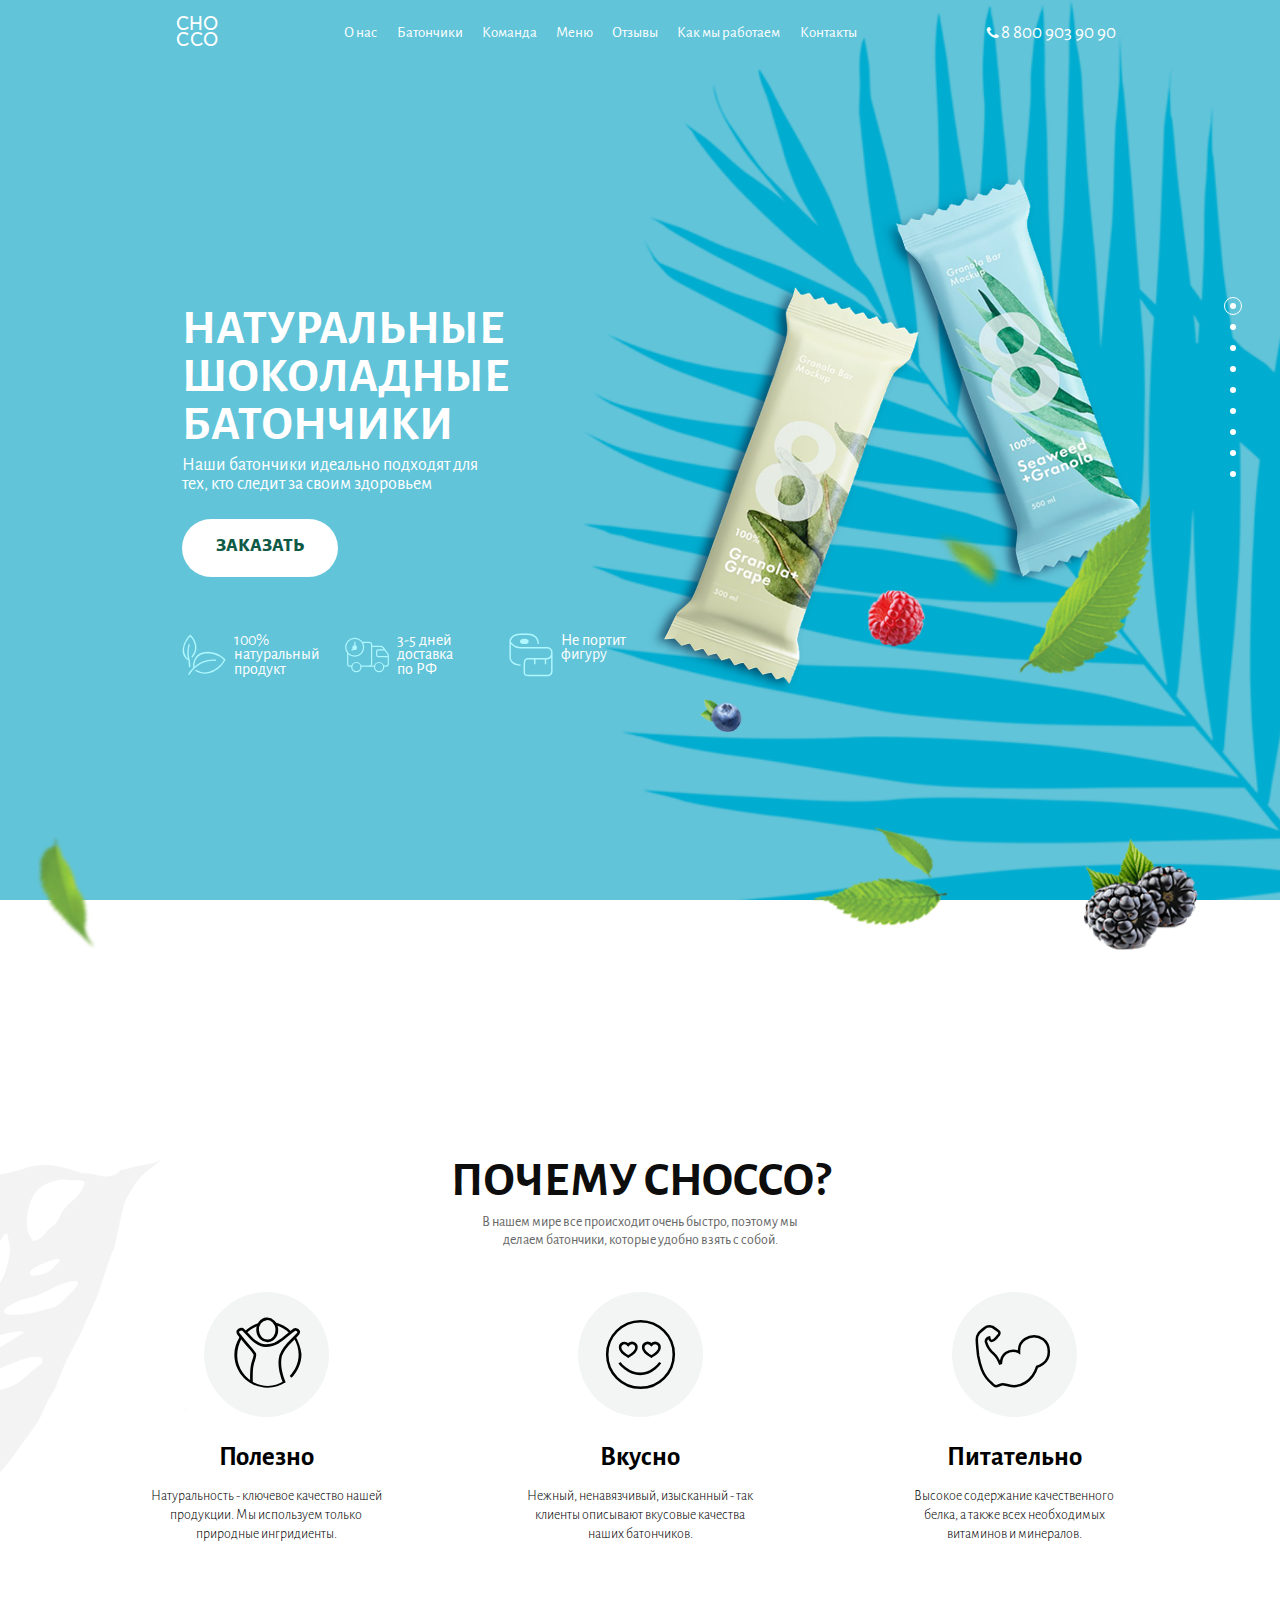
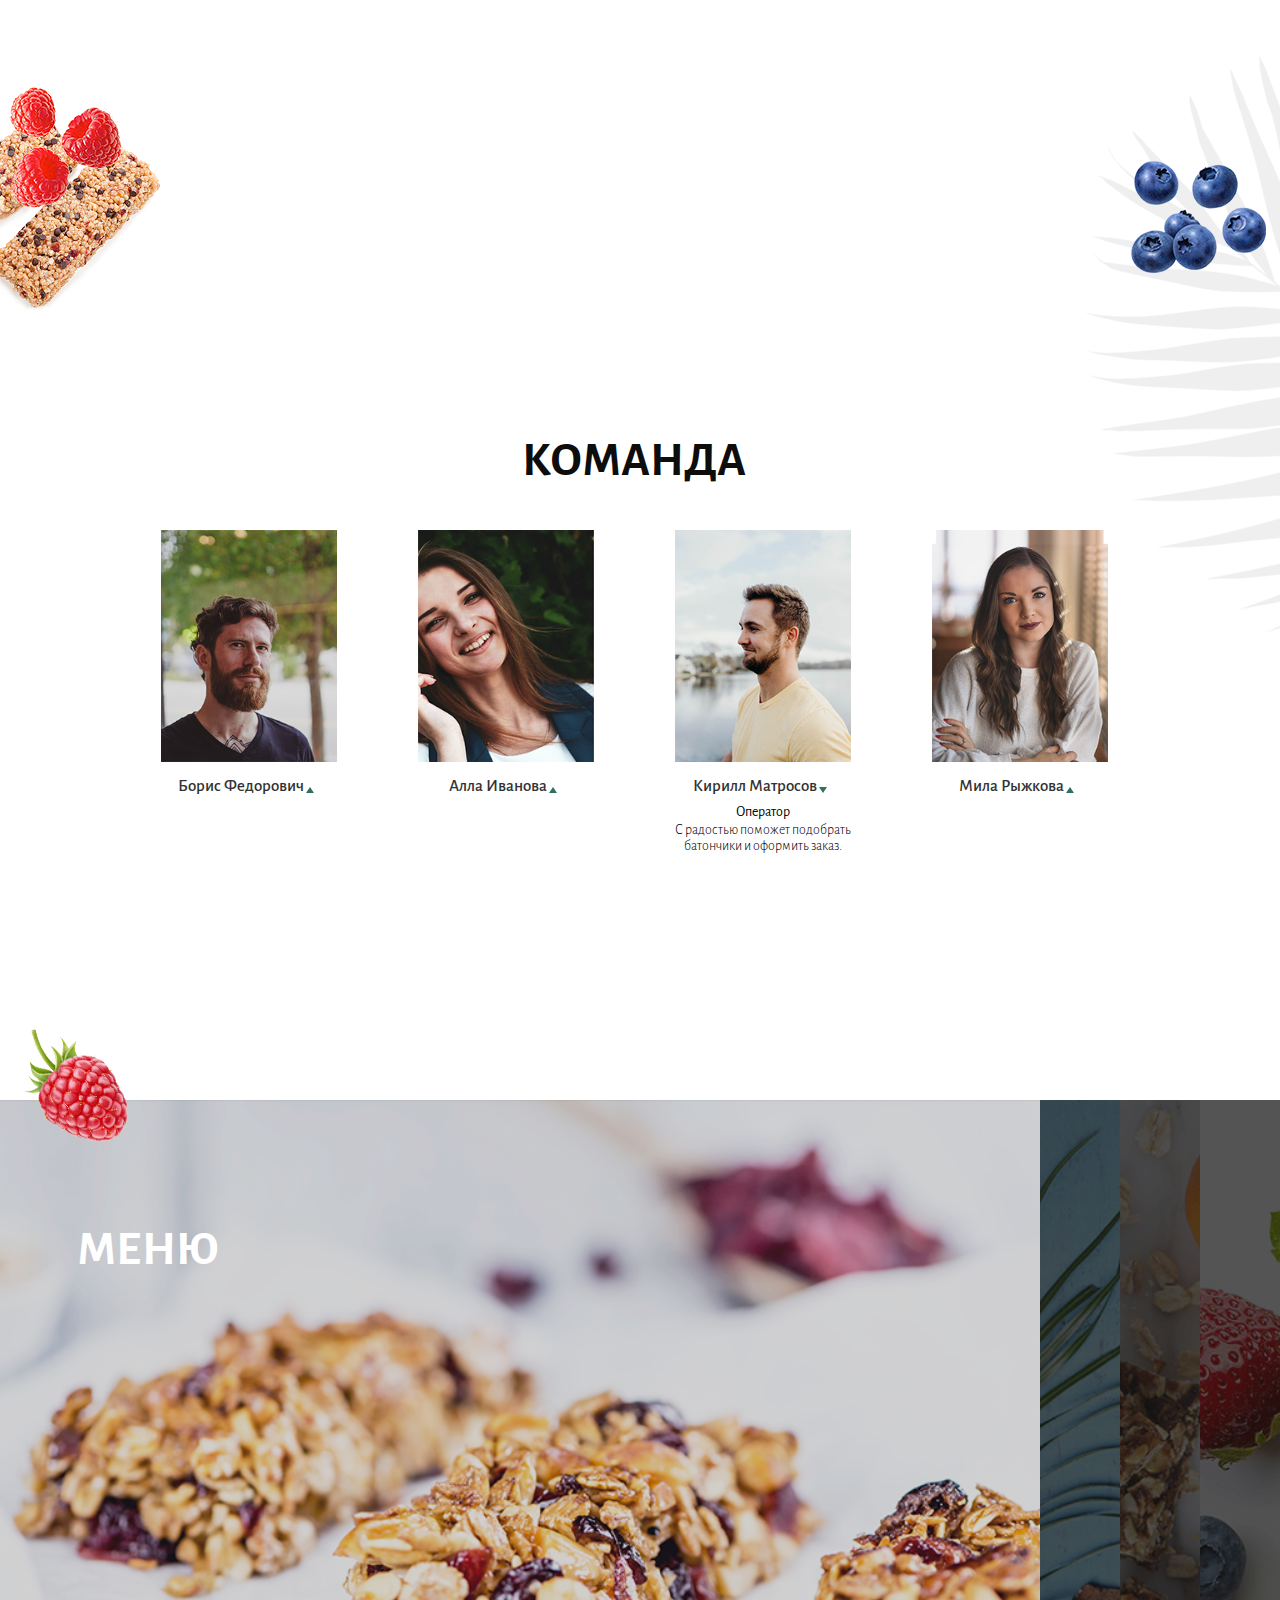
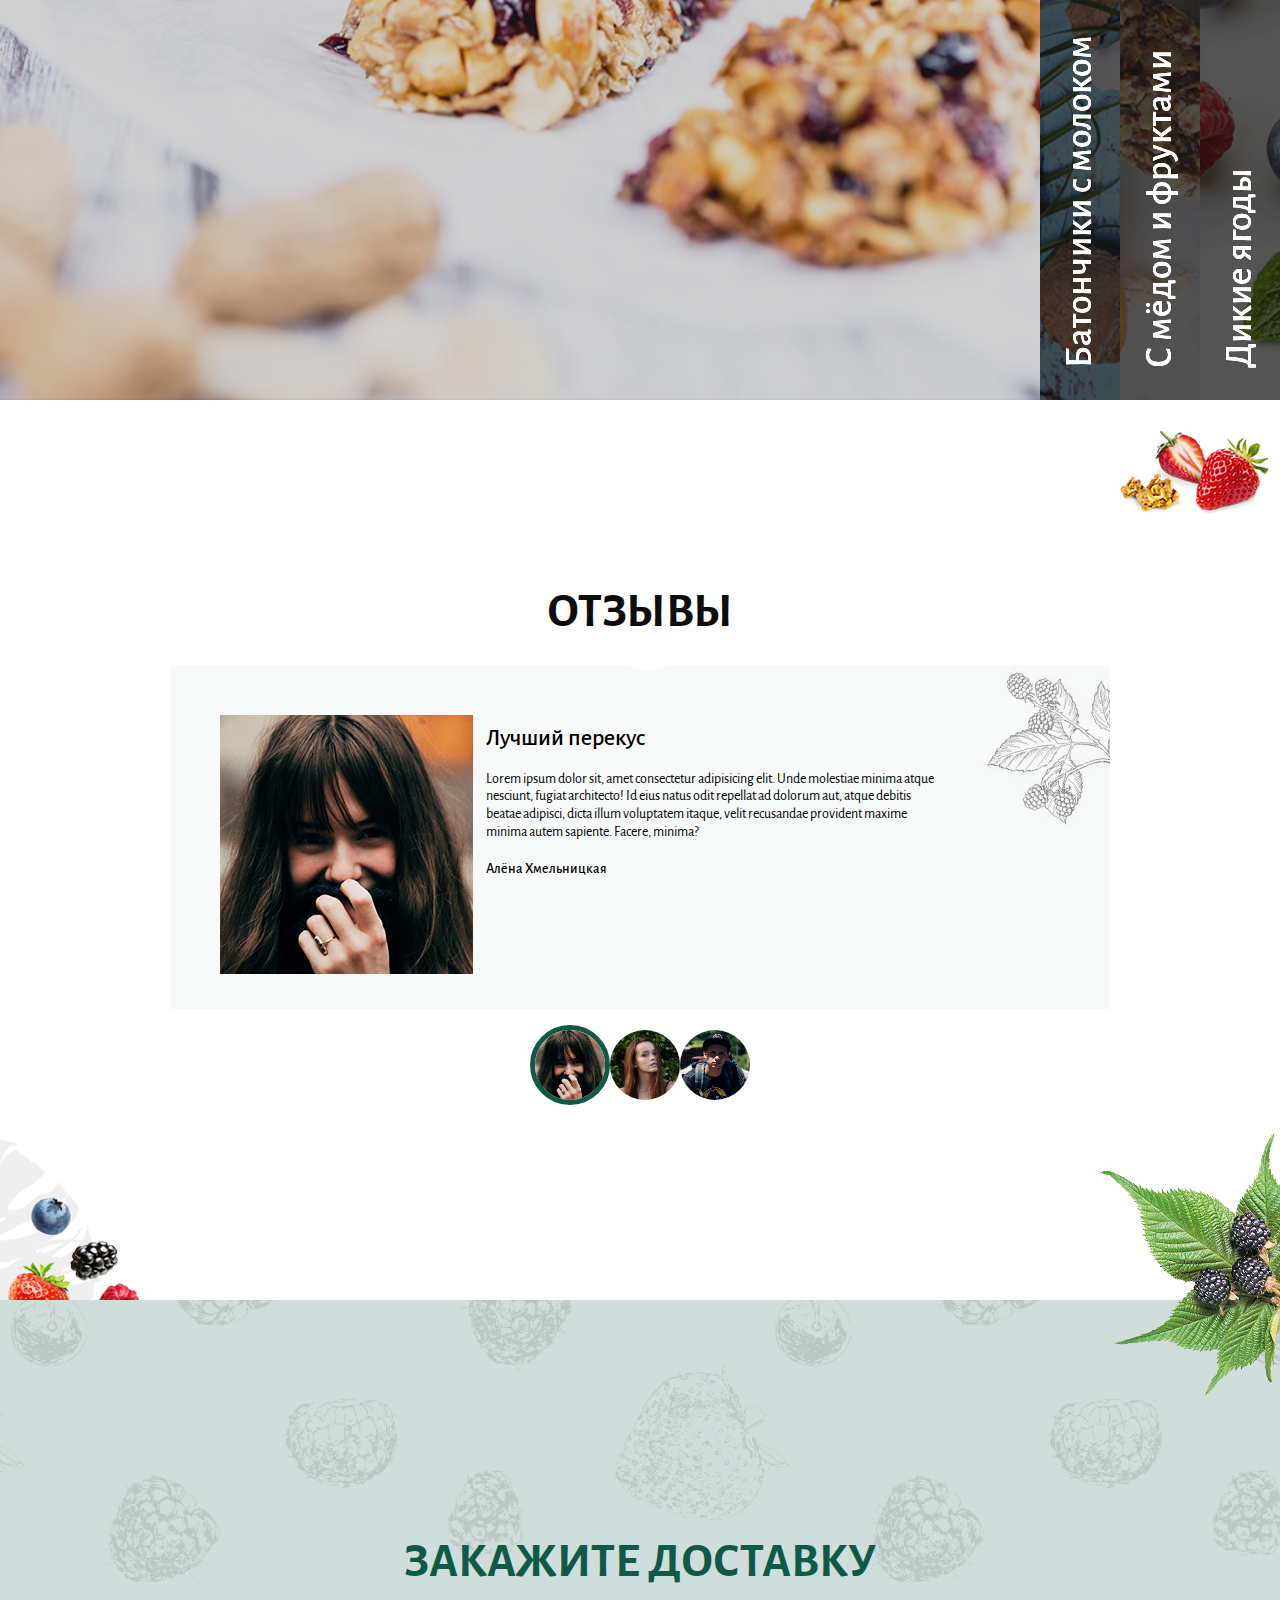
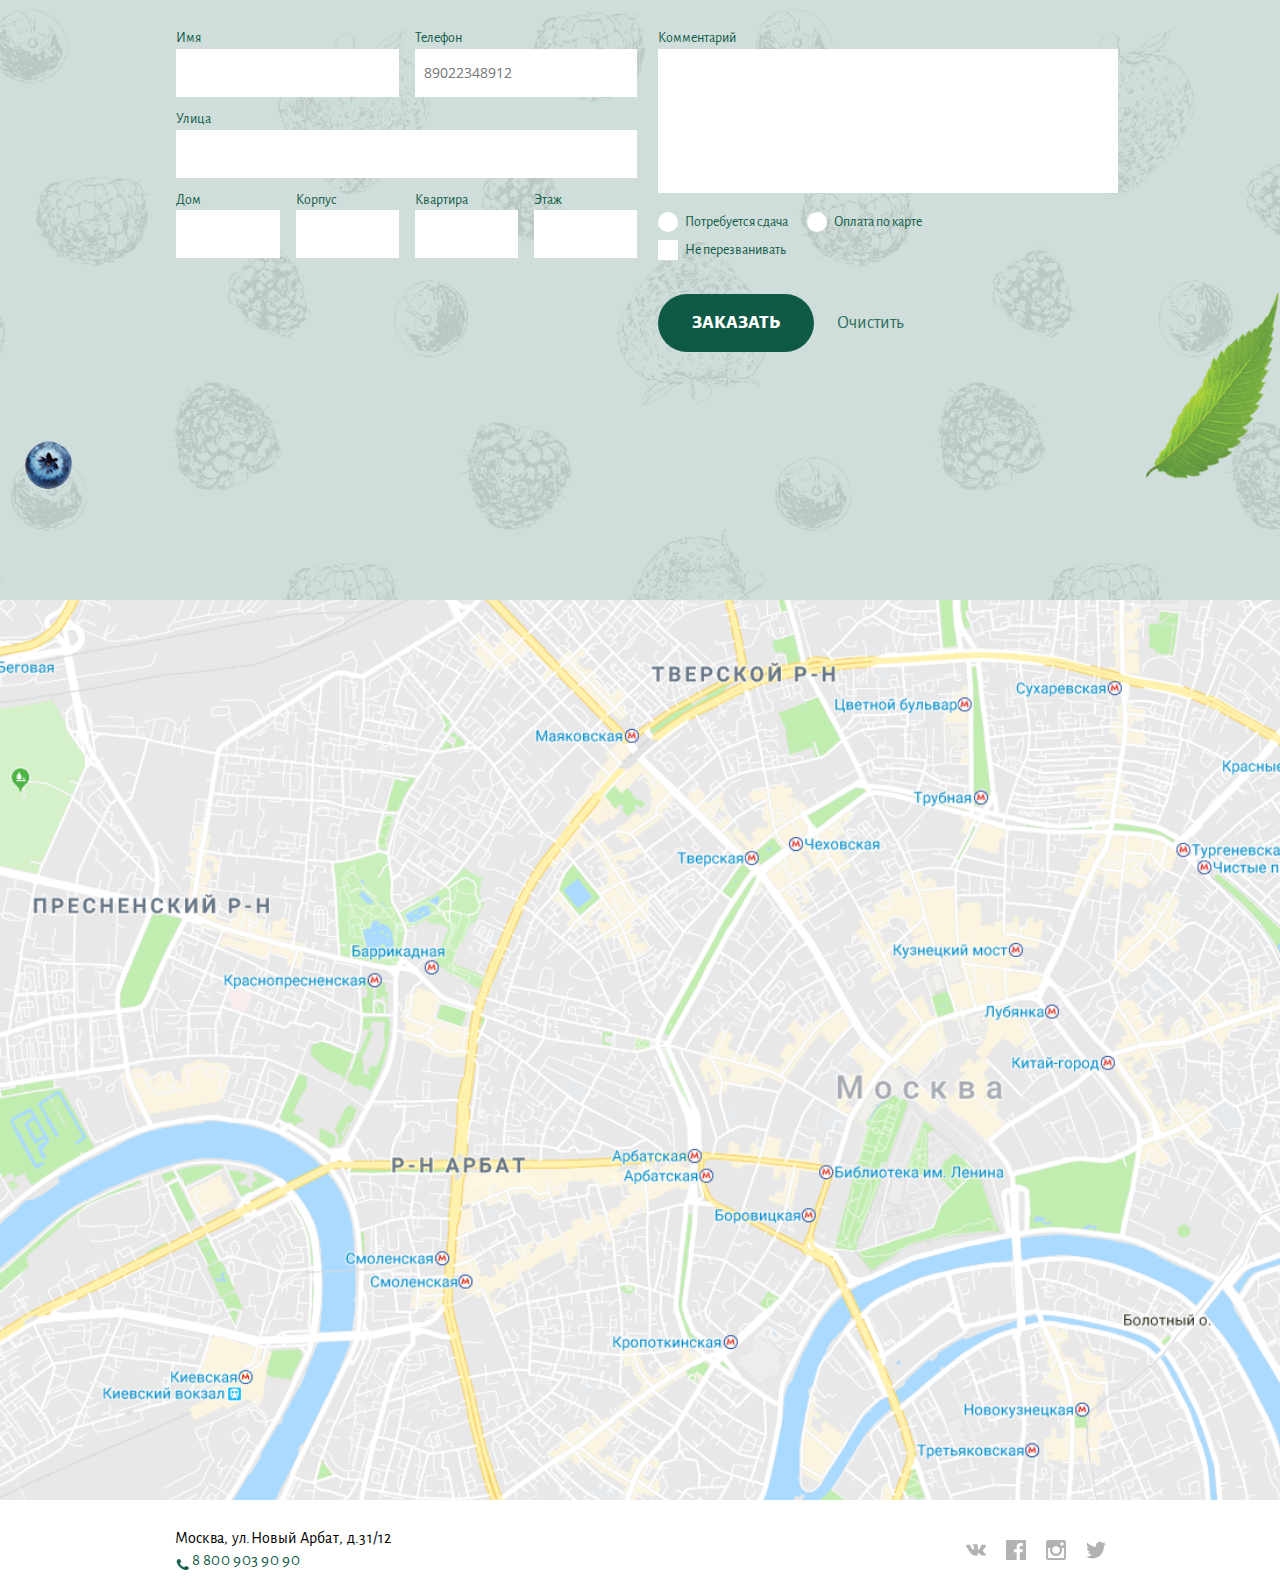
<file: index.html>
<!DOCTYPE html>
<html lang="ru">
  <head>
    <meta charset="UTF-8" />
    <meta
      name="viewport"
      content="width=device-width, initial-scale=1, shrink-to-fit=no"
    />
    <meta http-equiv="X-UA-Compatible" content="ie=edge" />
    <link rel="stylesheet" href="./css/main.css" />
    <title>CHOCCO by DChizhov259</title>
  </head>

  <body>
    <!-- <div class="wrapper"> -->
    <section class="section promo">
      <header class="header">
        <div class="header__container">
          <div class="logo">CHO<br /><span>CCO</span></div>

          <!-- <div class="header__wrapper"> -->
          <nav class="nav">
            <ul class="nav__list">
              <li class="nav__item">
                <a href="#" class="nav__link">О нас</a>
              </li>
              <li class="nav__item">
                <a href="#" class="nav__link active">Батончики</a>
              </li>
              <li class="nav__item">
                <a href="#" class="nav__link">Команда</a>
              </li>
              <li class="nav__item">
                <a href="#" class="nav__link">Меню</a>
              </li>
              <li class="nav__item">
                <a href="#" class="nav__link">Отзывы</a>
              </li>
              <li class="nav__item">
                <a href="#" class="nav__link">Как мы работаем</a>
              </li>
              <li class="nav__item">
                <a href="#" class="nav__link">Контакты</a>
              </li>
            </ul>
          </nav>
          <!-- </div> -->

          <address class="contacts">
            <div class="phone__number">
              8 800 903 90 90
            </div>
          </address>
        </div>
      </header>

      <div class="container promo__container">
        <div class="promo__main-content">
          <div class="promo__order">
            <h1 class="title promo__title">
              Натуральные шоколадные батончики
            </h1>
            <h3 class="promo__desc">
              Наши батончики идеально подходят для тех, кто следит за своим
              здоровьем
            </h3>
            <a href="#" class="btn_order">Заказать</a>
          </div>
          <div class="promo__advantages">
            <ul class="advantages__list">
              <li class="advantages__item">
                <svg class="advantages__icon" style="stroke: #b0f7ff">
                  <use xlink:href="./img/svg/sprite.svg#5"></use>
                </svg>
                <div class="advantages__desc">
                  100% натуральный продукт
                </div>
              </li>
              <li class="advantages__item">
                <svg class="advantages__icon" style="stroke: #b0f7ff">
                  <use xlink:href="./img/svg/sprite.svg#6"></use>
                </svg>
                <div class="advantages__desc">
                  3-5 дней доставка по РФ
                </div>
              </li>
              <li class="advantages__item">
                <svg class="advantages__icon" style="stroke: #b0f7ff">
                  <use xlink:href="./img/svg/sprite.svg#4"></use>
                </svg>
                <div class="advantages__desc">
                  Не портит фигуру
                </div>
              </li>
            </ul>
          </div>
        </div>
        <div class="promo__main-image">
          <img src="./img/content/main-section_bars.png" alt="" />
        </div>
      </div>
    </section>

    <section class="section why">
      <div class="container why__container">
        <div class="why__title">
          <h2 class="title">
            Почему Chocco?
          </h2>
          <h3 class="why__title-desc">
            В нашем мире все происходит очень быстро, поэтому мы<br />
            делаем батончики, которые удобно взять с собой.
          </h3>
        </div>
        <div class="why__items">
          <ul class="why__item-list">
            <li class="why__item">
              <svg class="why__item-ico_useful">
                <use xlink:href="./img/svg/sprite.svg#useful"></use>
              </svg>
              <div class="why__item-desc">
                <div class="why__item-desc__title">
                  Полезно
                </div>
                <div class="why__item-desc__text">
                  Натуральность - ключевое качество нашей продукции. Мы
                  используем только природные ингридиенты.
                </div>
              </div>
            </li>
            <li class="why__item">
              <svg class="why__item-ico_delicious">
                <use xlink:href="./img/svg/sprite.svg#delicious"></use>
              </svg>
              <div class="why__item-desc">
                <div class="why__item-desc__title">
                  Вкусно
                </div>
                <div class="why__item-desc__text">
                  Нежный, ненавязчивый, изысканный - так клиенты описывают
                  вкусовые качества наших батончиков.
                </div>
              </div>
            </li>
            <li class="why__item">
              <svg class="why__item-ico_nutritious">
                <use xlink:href="./img/svg/sprite.svg#nutritious"></use>
              </svg>
              <div class="why__item-desc">
                <div class="why__item-desc__title">
                  Питательно
                </div>
                <div class="why__item-desc__text">
                  Высокое содержание качественного белка, а также всех
                  необходимых витаминов и минералов.
                </div>
              </div>
            </li>
          </ul>
        </div>
      </div>
    </section>

    <section class="section team">
      <div class="container team__container">
        <div class="team__title">
          <h2 class="title">
            Команда
          </h2>
        </div>
        <div class="team__items">
          <ul class="team__items-list">
            <li class="team__item">
              <div class="team__item__wrapper">
                <div class="team__item-ava">
                  <div
                    class="team__item-ava__photo"
                    style="background-image: url('./img/content/team-section_boris.jpg')"
                  ></div>
                </div>
                <div class="team__item__wrapper-name">
                  <a class="team__item-name" href="#">Борис Федорович</a>
                  <div class="team__item-triangle"></div>
                </div>
                <div class="team__item__desc">
                  <div class="team__item__desc-position">Главный технолог</div>
                  <div class="team__item__desc-ability">
                    Отвечает за вкусовые качества и калорийность.
                  </div>
                </div>
              </div>
            </li>
            <li class="team__item team__item">
              <div class="team__item__wrapper">
                <div class="team__item-ava">
                  <div
                    class="team__item-ava__photo"
                    style="background-image: url('./img/content/team-section_alla.jpg')"
                  ></div>
                </div>
                <div class="team__item__wrapper-name">
                  <a class="team__item-name" href="#">Алла Иванова</a>
                  <div class="team__item-triangle"></div>
                </div>
                <div class="team__item__desc">
                  <div class="team__item__desc-position">
                    Специалист по упаковке
                  </div>
                  <div class="team__item__desc-ability">
                    Автор запоминающегося стиля наших батончиков.
                  </div>
                </div>
              </div>
            </li>
            <li class="team__item team__item--active">
              <div class="team__item__wrapper">
                <div class="team__item-ava">
                  <div
                    class="team__item-ava__photo"
                    style="background-image: url('./img/content/team-section_kirill.jpg')"
                  ></div>
                </div>
                <div class="team__item__wrapper-name">
                  <a class="team__item-name" href="#">Кирилл Матросов</a>
                  <div class="team__item-triangle"></div>
                </div>
                <div class="team__item__desc">
                  <div class="team__item__desc-position">Оператор</div>
                  <div class="team__item__desc-ability">
                    С радостью поможет подобрать батончики и оформить заказ.
                  </div>
                </div>
              </div>
            </li>
            <li class="team__item ">
              <div class="team__item__wrapper">
                <div class="team__item-ava">
                  <div
                    class="team__item-ava__photo"
                    style="background-image: url('./img/content/team-section_mila.jpg')"
                  ></div>
                </div>
                <div class="team__item__wrapper-name">
                  <a class="team__item-name" href="#">Мила Рыжкова</a>
                  <div class="team__item-triangle"></div>
                </div>
                <div class="team__item__desc">
                  <div class="team__item__desc-position">PR, маркетинг</div>
                  <div class="team__item__desc-ability">
                    По всем вопросам сотрудничества и рекламы писать только
                    Миле.
                  </div>
                </div>
              </div>
            </li>
          </ul>
        </div>
      </div>
    </section>

    <section class="section menu">
      <div class="container menu__container">
        <h2 class="title title-menu">
          Меню
        </h2>
        <ul class="menu-acco">
          <li class="menu-acco__item menu-acco__item">
            <a
              href="#"
              class="menu-acco__trigger"
              style="background-image: url('./img/content/menu-section_coco.jpg')"
              ><div class="menu-acco__trigger-text">Батончики с молоком</div></a
            >
            <div class="menu-acco__content">
              <div class="menu-acco__text">
                Рекомендуем употреблять батончики вместе с кокосовым или
                миндальным молоком. Так и вкуснее, и полезнее. <br />
                Ну чего ещё хотеть от жизни? Батончик – он твой лучший друг и
                радует всех вокруг. Как классно, что можно питаться полезно и
                вкусно, а не как попало. Бабуля, конечно, за такую еду не
                похвалит, но кто её будет спрашивать – никто. Надо бы, кстати,
                бабулю поздравить с днём Победы.
              </div>
            </div>
          </li>
          <li class="menu-acco__item">
            <a
              href="#"
              class="menu-acco__trigger"
              style="background-image: url('./img/content/menu-section_honey.jpg')"
              ><div class="menu-acco__trigger-text">С мёдом и фруктами</div></a
            >
            <div class="menu-acco__content">
              <div class="menu-acco__text">
                Рекомендуем употреблять батончики вместе с кокосовым или
                миндальным молоком. Так и вкуснее, и полезнее. <br />
                Ну чего ещё хотеть от жизни? Батончик – он твой лучший друг и
                радует всех вокруг. Как классно, что можно питаться полезно и
                вкусно, а не как попало. Бабуля, конечно, за такую еду не
                похвалит, но кто её будет спрашивать – никто. Надо бы, кстати,
                бабулю поздравить с днём Победы.
              </div>
            </div>
          </li>
          <li class="menu-acco__item">
            <a
              href="#"
              class="menu-acco__trigger"
              style="background-image: url('./img/content/menu-section_berries.jpg')"
              ><div class="menu-acco__trigger-text">Дикие ягоды</div></a
            >
            <div class="menu-acco__content">
              <div class="menu-acco__text">
                Рекомендуем употреблять батончики вместе с кокосовым или
                миндальным молоком. Так и вкуснее, и полезнее. <br />
                Ну чего ещё хотеть от жизни? Батончик – он твой лучший друг и
                радует всех вокруг. Как классно, что можно питаться полезно и
                вкусно, а не как попало. Бабуля, конечно, за такую еду не
                похвалит, но кто её будет спрашивать – никто. Надо бы, кстати,
                бабулю поздравить с днём Победы.
              </div>
            </div>
          </li>
        </ul>
      </div>
    </section>

    <section class="section reviews">
      <div class="container reviews__container">
        <h2 class="title">
          Отзывы
        </h2>
        <div class="reviews__main">
          <article class="reviews__author">
            <img
              class="reviews__author__photo"
              src="./img/content/ava_alena.png"
              alt="Алёна Хмельницкая"
            />
            <div class="reviews__author__desc">
              <div class="reviews__author__desc-title">
                Лучший перекус
              </div>
              <p>
                Lorem ipsum dolor sit, amet consectetur adipisicing elit. Unde
                molestiae minima atque nesciunt, fugiat architecto! Id eius
                natus odit repellat ad dolorum aut, atque debitis beatae
                adipisci, dicta illum voluptatem itaque, velit recusandae
                provident maxime minima autem sapiente. Facere, minima?
              </p>
              <div class="reviews__author__desc-author-name">
                Алёна Хмельницкая
              </div>
            </div>
          </article>
          <ul class="reviews__author-switch">
            <li class="reviews__author-switch-item--active">
              <img
                class="reviews__author-switch-pic"
                src="./img/content/ava_alena.png"
                alt="Алена Хмельницкая"
              />
            </li>
            <li class="reviews__author-switch-item">
              <img
                class="reviews__author-switch-pic"
                src="./img/content/ava_maria.png"
                alt="Мария Орлова"
              />
            </li>
            <li class="reviews__author-switch-item">
              <img
                class="reviews__author-switch-pic"
                src="./img/content/ava_vadim.png"
                alt="Вадим Грачёв"
              />
            </li>
          </ul>
        </div>
      </div>
    </section>
    <!-- </div> -->

    <section class="section order">
      <div class="container order__container">
        <h2 class="title order__title">Закажите доставку</h2>
        <div class="order__form">
          <form class="order__form-tag" id="order-form">
            <div class="order__form-col">
              <div class="order__form-row order__form-row_double">
                <label class="order__form-block">
                  <div class="order__form-label">Имя</div>
                  <input
                    class="order__form-input"
                    name="name"
                    type="text"
                    placeholder=""
                  />
                </label>
                <label class="order__form-block">
                  <div class="order__form-label">Телефон</div>
                  <input
                    class="order__form-input phone-mask"
                    name="phone"
                    type="text"
                    placeholder="89022348912"
                  />
                </label>
              </div>
              <div class="order__form-row">
                <label class="order__form-block">
                  <div class="order__form-label">Улица</div>
                  <input
                    class="order__form-input"
                    name="street"
                    type="text"
                    placeholder=""
                  />
                </label>
              </div>
              <div class="order__form-row order__form-row_quatro">
                <label class="order__form-block">
                  <div class="order__form-label">Дом</div>
                  <input
                    class="order__form-input"
                    name="home"
                    type="text"
                    placeholder=""
                  />
                </label>
                <label class="order__form-block">
                  <div class="order__form-label">Корпус</div>
                  <input
                    class="order__form-input"
                    name="part"
                    type="text"
                    placeholder=""
                  />
                </label>
                <label class="order__form-block">
                  <div class="order__form-label">Квартира</div>
                  <input
                    class="order__form-input"
                    name="appt"
                    type="text"
                    placeholder=""
                  />
                </label>
                <label class="order__form-block">
                  <div class="order__form-label">Этаж</div>
                  <input
                    class="order__form-input"
                    name="floor"
                    type="text"
                    placeholder=""
                  />
                </label>
              </div>
            </div>
            <div class="order__form-col order__form-col_right">
              <div class="order__form-row">
                <label class="order__form-block">
                  <div class="order__form-label">Комментарий</div>
                  <textarea
                    class="order__form-input order__form-input_textarea"
                    name="comment"
                  ></textarea>
                </label>
              </div>
              <div class="order__form-buttons">
                <div class="order__form-row_radio">
                  <label class="order__radio">
                    <input
                      class="order__radio-elem"
                      name="payment"
                      type="radio"
                    />
                    <div class="order__radio-fake"></div>
                    <div class="order__radio-title">Потребуется сдача</div>
                  </label>
                  <label class="order__radio">
                    <input
                      class="order__radio-elem"
                      name="payment"
                      type="radio"
                    />
                    <div class="order__radio-fake"></div>
                    <div class="order__radio-title">Оплата по карте</div>
                  </label>
                </div>
                <div class="order__form-row_checkbox">
                  <label class="order__radio order__radio_checkbox">
                    <input
                      class="order__radio-elem"
                      name="callback"
                      type="checkbox"
                    />
                    <div class="order__radio-fake"></div>
                    <div class="order__radio-title">Не перезванивать</div>
                  </label>
                </div>
                <div class="order__form-row_buttons">
                  <input
                    class="order__form-button"
                    name=""
                    type="submit"
                    value="Заказать"
                  />
                  <input
                    class="order__form-button order__form-button_reset"
                    name=""
                    type="reset"
                    value="Очистить"
                  />
                </div>
              </div>
            </div>
          </form>
        </div>
      </div>
    </section>

    <section class="section about">
      <div class="container about__container">
        <div class="google-map"></div>
        <footer class="footer">
          <div class="container footer__container">
            <address class="footer__col">
              <div class="footer__address">Москва, ул.Новый Арбат, д.31/12</div>
              <div class="footer__phone" href="tel:+78009039090">
                8 800 903 90 90
              </div>
            </address>
            <div class="footer__col footer__col-right">
              <ul class="socials">
                <li class="socials__item">
                  <a href="#" class="socials__link">
                    <svg class="socials__link-icon" style="fill: #b2b2b2">
                      <use xlink:href="./img/svg/sprite.svg#vk"></use>
                    </svg>
                  </a>
                </li>
                <li class="socials__item">
                  <a href="#" class="socials__link">
                    <svg class="socials__link-icon" style="fill: #b2b2b2">
                      <use xlink:href="./img/svg/sprite.svg#f"></use>
                    </svg>
                  </a>
                </li>
                <li class="socials__item">
                  <a href="#" class="socials__link">
                    <svg class="socials__link-icon" style="fill: #b2b2b2">
                      <use xlink:href="./img/svg/sprite.svg#in"></use>
                    </svg>
                  </a>
                </li>
                <li class="socials__item">
                  <a href="#" class="socials__link">
                    <svg class="socials__link-icon" style="fill: #b2b2b2">
                      <use xlink:href="./img/svg/sprite.svg#tv"></use>
                    </svg>
                  </a>
                </li>
              </ul>
            </div>
          </div>
        </footer>
      </div>
    </section>

    <!-- <div class="hamburger-menu" id="hamburger-menu">
      <div class="hamburger-menu__logo"><a class="logo" href="#"><img src="./img/icons/logo.svg"></a></div>
      <div class="hamburger-menu__items">
        <nav class="nav nav_hamburger">
          <ul class="nav__list">
            <li class="nav__item"><a class="nav__link" href="" data-scroll-to="1">о нас</a>
            </li>
            <li class="nav__item"><a class="nav__link" href="" data-scroll-to="2">бургеры</a>
            </li>
            <li class="nav__item"><a class="nav__link" href="" data-scroll-to="3">команда</a>
            </li>
            <li class="nav__item"><a class="nav__link" href="" data-scroll-to="4">меню</a>
            </li>
            <li class="nav__item"><a class="nav__link" href="" data-scroll-to="5">отзывы</a>
            </li>
            <li class="nav__item"><a class="nav__link" href="" data-scroll-to="7">контакты</a>
            </li>
          </ul>
        </nav>
      </div><a class="hamburger-menu__close" href="#">
        <svg class="hamburger-menu__close-icon">
          <use xlink:href="./img/icons/close.svg"></use>
        </svg></a>
    </div> -->

    <div class="pagination">
      <div class="pagination__pager">
        <ul class="pagination__list">
          <li class="pagination__item">
            <a
              href="#"
              class="pagination__dot pagination__dot--active"
              aria-label="О нас"
            ></a>
          </li>
          <li class="pagination__item">
            <a href="#" class="pagination__dot" aria-label="О нас"></a>
          </li>
          <li class="pagination__item">
            <a href="#" class="pagination__dot" aria-label="О нас"></a>
          </li>
          <li class="pagination__item">
            <a href="#" class="pagination__dot" aria-label="О нас"></a>
          </li>
          <li class="pagination__item">
            <a href="#" class="pagination__dot" aria-label="О нас"></a>
          </li>
          <li class="pagination__item">
            <a href="#" class="pagination__dot" aria-label="О нас"></a>
          </li>
          <li class="pagination__item">
            <a href="#" class="pagination__dot" aria-label="О нас"></a>
          </li>
          <li class="pagination__item">
            <a href="#" class="pagination__dot" aria-label="О нас"></a>
          </li>
          <li class="pagination__item">
            <a href="#" class="pagination__dot" aria-label="О нас"></a>
          </li>
        </ul>
      </div>
    </div>
  </body>
</html>
</file>
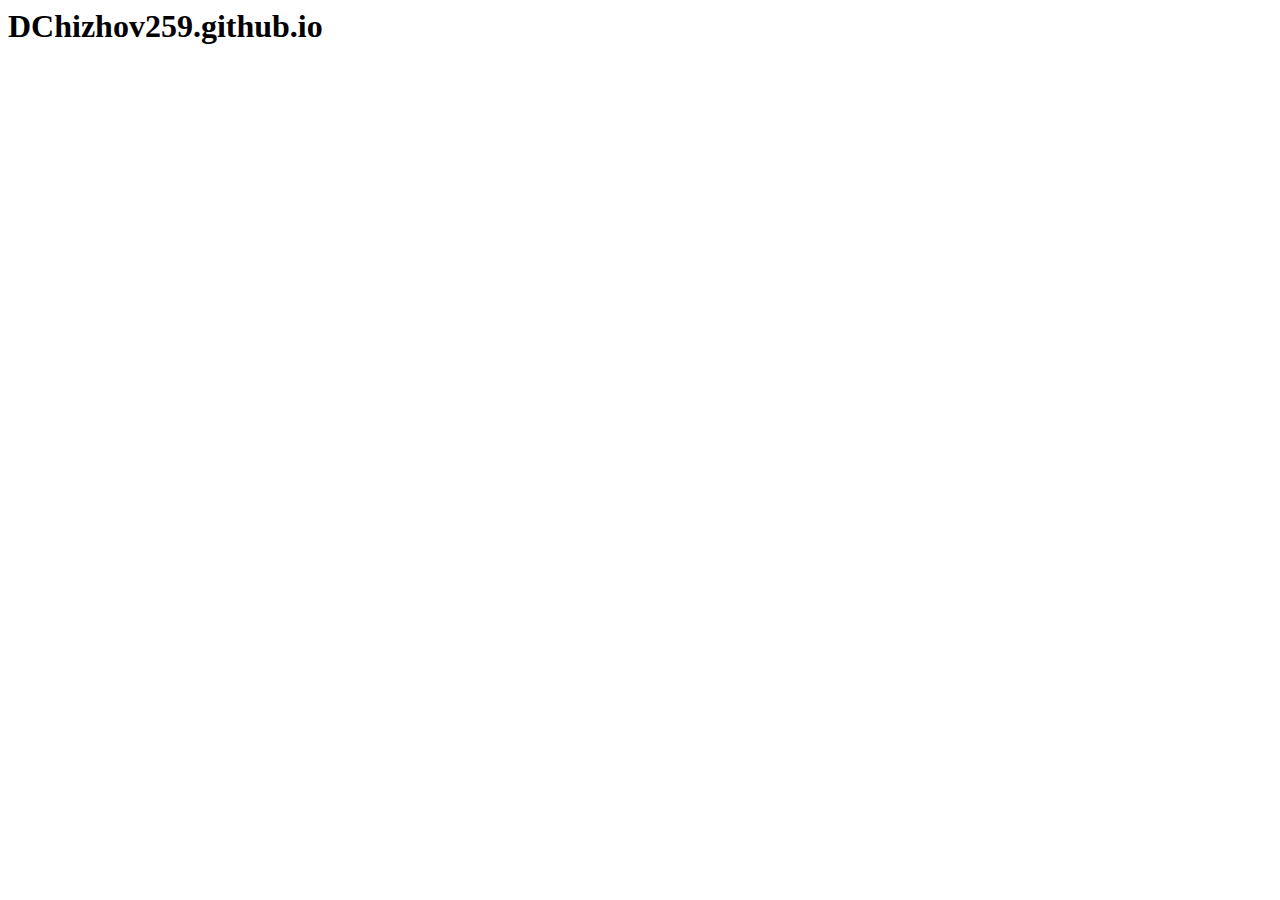
<file: readme.html>
<html>
      <head>
        <meta charset="UTF-8">
        <title>readme.md</title>
      </head>
      <body>
        <h1 id="dchizhov259-github-io">DChizhov259.github.io</h1>

      </body>
    </html>
</file>
<file: css/main.css>
/*! normalize.css v8.0.1 | MIT License | github.com/necolas/normalize.css */
/* Document
   ========================================================================== */
/**
 * 1. Correct the line height in all browsers.
 * 2. Prevent adjustments of font size after orientation changes in iOS.
 */
@import url("https://fonts.googleapis.com/css?family=Open+Sans&display=swap&subset=cyrillic");
html {
  line-height: 1.15;
  /* 1 */
  -webkit-text-size-adjust: 100%;
  /* 2 */ }

/* Sections
   ========================================================================== */
/**
 * Remove the margin in all browsers.
 */
body {
  margin: 0; }

/**
 * Render the `main` element consistently in IE.
 */
main {
  display: block; }

/**
 * Correct the font size and margin on `h1` elements within `section` and
 * `article` contexts in Chrome, Firefox, and Safari.
 */
h1 {
  font-size: 2em;
  margin: 0.67em 0; }

/* Grouping content
   ========================================================================== */
/**
 * 1. Add the correct box sizing in Firefox.
 * 2. Show the overflow in Edge and IE.
 */
hr {
  -webkit-box-sizing: content-box;
  box-sizing: content-box;
  /* 1 */
  height: 0;
  /* 1 */
  overflow: visible;
  /* 2 */ }

/**
 * 1. Correct the inheritance and scaling of font size in all browsers.
 * 2. Correct the odd `em` font sizing in all browsers.
 */
pre {
  font-family: monospace, monospace;
  /* 1 */
  font-size: 1em;
  /* 2 */ }

/* Text-level semantics
   ========================================================================== */
/**
 * Remove the gray background on active links in IE 10.
 */
a {
  background-color: transparent; }

/**
 * 1. Remove the bottom border in Chrome 57-
 * 2. Add the correct text decoration in Chrome, Edge, IE, Opera, and Safari.
 */
abbr[title] {
  border-bottom: none;
  /* 1 */
  text-decoration: underline;
  /* 2 */
  -webkit-text-decoration: underline dotted;
  text-decoration: underline dotted;
  /* 2 */ }

/**
 * Add the correct font weight in Chrome, Edge, and Safari.
 */
b,
strong {
  font-weight: bolder; }

/**
 * 1. Correct the inheritance and scaling of font size in all browsers.
 * 2. Correct the odd `em` font sizing in all browsers.
 */
code,
kbd,
samp {
  font-family: monospace, monospace;
  /* 1 */
  font-size: 1em;
  /* 2 */ }

/**
 * Add the correct font size in all browsers.
 */
small {
  font-size: 80%; }

/**
 * Prevent `sub` and `sup` elements from affecting the line height in
 * all browsers.
 */
sub,
sup {
  font-size: 75%;
  line-height: 0;
  position: relative;
  vertical-align: baseline; }

sub {
  bottom: -0.25em; }

sup {
  top: -0.5em; }

/* Embedded content
   ========================================================================== */
/**
 * Remove the border on images inside links in IE 10.
 */
img {
  border-style: none; }

/* Forms
   ========================================================================== */
/**
 * 1. Change the font styles in all browsers.
 * 2. Remove the margin in Firefox and Safari.
 */
button,
input,
optgroup,
select,
textarea {
  font-family: inherit;
  /* 1 */
  font-size: 100%;
  /* 1 */
  line-height: 1.15;
  /* 1 */
  margin: 0;
  /* 2 */ }

/**
 * Show the overflow in IE.
 * 1. Show the overflow in Edge.
 */
button,
input {
  /* 1 */
  overflow: visible; }

/**
 * Remove the inheritance of text transform in Edge, Firefox, and IE.
 * 1. Remove the inheritance of text transform in Firefox.
 */
button,
select {
  /* 1 */
  text-transform: none; }

/**
 * Correct the inability to style clickable types in iOS and Safari.
 */
button,
[type="button"],
[type="reset"],
[type="submit"] {
  -webkit-appearance: button; }

/**
 * Remove the inner border and padding in Firefox.
 */
button::-moz-focus-inner,
[type="button"]::-moz-focus-inner,
[type="reset"]::-moz-focus-inner,
[type="submit"]::-moz-focus-inner {
  border-style: none;
  padding: 0; }

/**
 * Restore the focus styles unset by the previous rule.
 */
button:-moz-focusring,
[type="button"]:-moz-focusring,
[type="reset"]:-moz-focusring,
[type="submit"]:-moz-focusring {
  outline: 1px dotted ButtonText; }

/**
 * Correct the padding in Firefox.
 */
fieldset {
  padding: 0.35em 0.75em 0.625em; }

/**
 * 1. Correct the text wrapping in Edge and IE.
 * 2. Correct the color inheritance from `fieldset` elements in IE.
 * 3. Remove the padding so developers are not caught out when they zero out
 *    `fieldset` elements in all browsers.
 */
legend {
  -webkit-box-sizing: border-box;
  box-sizing: border-box;
  /* 1 */
  color: inherit;
  /* 2 */
  display: table;
  /* 1 */
  max-width: 100%;
  /* 1 */
  padding: 0;
  /* 3 */
  white-space: normal;
  /* 1 */ }

/**
 * Add the correct vertical alignment in Chrome, Firefox, and Opera.
 */
progress {
  vertical-align: baseline; }

/**
 * Remove the default vertical scrollbar in IE 10+.
 */
textarea {
  overflow: auto; }

/**
 * 1. Add the correct box sizing in IE 10.
 * 2. Remove the padding in IE 10.
 */
[type="checkbox"],
[type="radio"] {
  -webkit-box-sizing: border-box;
  box-sizing: border-box;
  /* 1 */
  padding: 0;
  /* 2 */ }

/**
 * Correct the cursor style of increment and decrement buttons in Chrome.
 */
[type="number"]::-webkit-inner-spin-button,
[type="number"]::-webkit-outer-spin-button {
  height: auto; }

/**
 * 1. Correct the odd appearance in Chrome and Safari.
 * 2. Correct the outline style in Safari.
 */
[type="search"] {
  -webkit-appearance: textfield;
  /* 1 */
  outline-offset: -2px;
  /* 2 */ }

/**
 * Remove the inner padding in Chrome and Safari on macOS.
 */
[type="search"]::-webkit-search-decoration {
  -webkit-appearance: none; }

/**
 * 1. Correct the inability to style clickable types in iOS and Safari.
 * 2. Change font properties to `inherit` in Safari.
 */
::-webkit-file-upload-button {
  -webkit-appearance: button;
  /* 1 */
  font: inherit;
  /* 2 */ }

/* Interactive
   ========================================================================== */
/*
 * Add the correct display in Edge, IE 10+, and Firefox.
 */
details {
  display: block; }

/*
 * Add the correct display in all browsers.
 */
summary {
  display: list-item; }

/* Misc
   ========================================================================== */
/**
 * Add the correct display in IE 10+.
 */
template {
  display: none; }

/**
 * Add the correct display in IE 10.
 */
[hidden] {
  display: none; }

@font-face {
  font-family: "alegreya-sans-bold";
  src: url("../../css/fonts/subset-AlegreyaSans-Bold.woff2") format("woff2"), url("../../css/fonts/subset-AlegreyaSans-Bold.woff") format("woff");
  font-weight: normal;
  font-style: normal; }

@font-face {
  font-family: "alegreya-sans-extrabold";
  src: url("../../css/fonts/subset-AlegreyaSans-ExtraBold.woff2") format("woff2"), url("../../css/fonts/subset-AlegreyaSans-ExtraBold.woff") format("woff");
  font-weight: normal;
  font-style: normal; }

@font-face {
  font-family: "alegreya-sans-light";
  src: url("../../css/fonts/subset-AlegreyaSans-Light.woff2") format("woff2"), url("../../css/fonts/subset-AlegreyaSans-Light.woff") format("woff");
  font-weight: normal;
  font-style: normal; }

@font-face {
  font-family: "alegreya-sans-medium";
  src: url("../../css/fonts/subset-AlegreyaSans-Medium.woff2") format("woff2"), url("../../css/fonts/subset-AlegreyaSans-Medium.woff") format("woff");
  font-weight: normal;
  font-style: normal; }

@font-face {
  font-family: "alegreya-sans";
  src: url("../../css/fonts/subset-AlegreyaSans-Regular.woff2") format("woff2"), url("../../css/fonts/subset-AlegreyaSans-Regular.woff") format("woff");
  font-weight: normal;
  font-style: normal; }

@font-face {
  font-family: "museo-sans-cyrl-500";
  src: url("../../css/fonts/subset-MuseoSansCyrl-500.woff2") format("woff2"), url("../../css/fonts/subset-MuseoSansCyrl-500.woff") format("woff");
  font-weight: 500;
  font-style: normal; }

@media screen and (max-width: 768px) {
  html {
    font-size: 18px; } }

@media screen and (max-width: 480px) {
  html {
    font-size: 16px; } }

html,
body {
  height: 100%; }

body {
  font-size: 16px;
  line-height: 1.42;
  -webkit-font-smoothing: antialiased;
  -moz-osx-font-smoothing: grayscale;
  position: relative;
  font-family: "alegreya-sans", Helvetica, sans-serif;
  font-weight: normal; }

.container {
  width: 95%;
  max-width: 980px;
  margin: 0 auto;
  height: 100%; }

.section {
  height: 100vh;
  min-height: 650px;
  display: -webkit-box;
  display: -ms-flexbox;
  display: flex;
  -webkit-box-orient: vertical;
  -webkit-box-direction: normal;
  -ms-flex-direction: column;
  flex-direction: column;
  -webkit-box-pack: center;
  -ms-flex-pack: center;
  justify-content: center; }
  .section .container {
    -webkit-box-pack: center;
    -ms-flex-pack: center;
    justify-content: center; }

.title {
  font-family: "alegreya-sans", Helvetica, sans-serif;
  font-family: "alegreya-sans-bold", Helvetica, sans-serif;
  font-size: 48px;
  color: #0d0d0d;
  line-height: 1;
  text-transform: uppercase;
  text-align: center;
  margin-bottom: 0.5rem; }

h1,
h2,
h3,
h4,
h5,
h6 {
  margin: 0;
  font-weight: normal; }

table {
  border-collapse: collapse;
  border-spacing: 0; }

ul {
  padding: 0;
  margin: 0; }
  ul > li {
    list-style: none; }

p {
  padding: 0;
  margin: 0; }

footer {
  position: relative;
  width: 100%; }

* {
  -webkit-box-sizing: border-box;
  box-sizing: border-box; }

button {
  background: transparent;
  border: none;
  cursor: pointer;
  color: inherit; }

.header {
  position: absolute;
  display: block;
  width: 980px;
  z-index: 1;
  margin-top: 0.42rem;
  top: 0.6rem;
  right: 50%;
  left: 50%;
  -webkit-transform: translate(-50%, 0%);
  -ms-transform: translate(-50%, 0%);
  transform: translate(-50%, 0%); }
  @media screen and (max-width: 768px) {
    .header {
      width: 100%; } }

.header__container {
  display: -webkit-box;
  display: -ms-flexbox;
  display: flex;
  -webkit-box-pack: justify;
  -ms-flex-pack: justify;
  justify-content: space-between;
  -webkit-box-align: center;
  -ms-flex-align: center;
  align-items: center;
  max-width: 940px;
  height: 100%;
  margin-left: 26px; }

.logo {
  font-family: "museo-sans-cyrl-500";
  font-size: 1.15rem;
  color: #fff;
  line-height: 1rem; }
  .logo span {
    letter-spacing: 0.045rem; }

address {
  font-style: normal; }

.phone__number {
  font-size: 1.2rem;
  font-family: "alegreya-sans";
  position: relative; }
  .phone__number::before {
    content: "";
    display: block;
    position: absolute;
    width: 12px;
    height: 12px;
    top: 54%;
    left: -11%;
    -webkit-transform: translate(-10%, -50%);
    -ms-transform: translate(-10%, -50%);
    transform: translate(-10%, -50%);
    background-image: url(../../img/icons/ico_phone.png);
    background-repeat: no-repeat; }

@media screen and (max-width: 768px) {
  .nav {
    display: none; } }

.nav__list {
  display: -webkit-box;
  display: -ms-flexbox;
  display: flex;
  -webkit-box-align: center;
  -ms-flex-align: center;
  align-items: center; }

.nav__item {
  margin-right: 1.2rem; }

.nav__link {
  text-decoration: none;
  color: #fff;
  font-size: 0.93rem; }

.btn_order, .order__form-button {
  padding: 15px;
  width: 156px;
  height: 58px;
  text-align: center;
  border-radius: 30px;
  background-color: white;
  text-transform: uppercase;
  text-decoration: none;
  color: #0f5a47;
  font-size: 19px;
  font-family: "alegreya-sans-extrabold";
  line-height: 1.5rem;
  z-index: 100; }
  .btn_order:hover, .order__form-button:hover {
    cursor: pointer; }
  @media screen and (max-width: 768px) {
    .btn_order, .order__form-button {
      margin: 3vh auto; } }

.promo {
  background-color: #61c4d9;
  background-image: url("../../img/bg/main-section_bg.png");
  background-repeat: no-repeat;
  background-size: 79vh;
  background-position: bottom right -15px;
  color: #fff;
  z-index: 0; }
  @media screen and (max-width: 768px) {
    .promo {
      background-size: 70%;
      background-position: top right; } }
  .promo::before {
    content: "";
    display: block;
    position: absolute;
    height: 100%;
    width: 100%;
    background-image: url("../../img/content/main-section_leaf.png");
    background-repeat: no-repeat;
    background-position: bottom left 3%;
    background-size: 60px;
    -webkit-transform: translate(0, 50px);
    -ms-transform: translate(0, 50px);
    transform: translate(0, 50px);
    z-index: 1; }
    @media screen and (max-width: 768px) {
      .promo::before {
        display: none; } }
  .promo::after {
    content: "";
    display: block;
    position: absolute;
    height: 100%;
    width: 100%;
    background-image: url("../../img/content/main-section_blackberries.png"), url(../../img/content/main-section_bottom-leafage.png);
    background-repeat: no-repeat;
    background-position: bottom right 7%, bottom 23px right 29%;
    background-size: 115px, 135px;
    -webkit-transform: translate(0, 50px);
    -ms-transform: translate(0, 50px);
    transform: translate(0, 50px);
    z-index: 1; }
    @media screen and (max-width: 768px) {
      .promo::after {
        display: none; } }
  .promo__main-content {
    margin-top: 5.6rem;
    margin-left: 2rem;
    z-index: 20; }
    @media screen and (max-width: 768px) {
      .promo__main-content {
        margin: 0; } }
  .promo__main-image {
    -webkit-transform: translate(20px, 0);
    -ms-transform: translate(20px, 0);
    transform: translate(20px, 0);
    max-width: 100%;
    max-height: 80vh;
    margin: 0 auto 2vh; }
    .promo__main-image::before {
      content: "";
      display: block;
      position: absolute;
      height: 100%;
      width: 100%;
      background-image: url(../../img/content/main-section_berries.png), url(../../img/content/main-section_right-leafage.png);
      background-repeat: no-repeat;
      background-position: bottom left 53px, bottom 17% right -8px;
      background-size: 45%, 45%;
      -webkit-transform: translate(0, 30px);
      -ms-transform: translate(0, 30px);
      transform: translate(0, 30px);
      z-index: 10; }
      @media screen and (max-width: 768px) {
        .promo__main-image::before {
          display: none; } }
    @media screen and (max-width: 768px) {
      .promo__main-image {
        height: 48%;
        width: 65%;
        background-image: url("../../img/content/main-section_bars_tablet.png");
        background-repeat: no-repeat;
        background-size: contain;
        background-position: bottom;
        margin-top: 2vh;
        -webkit-transform: none;
        -ms-transform: none;
        transform: none; }
        .promo__main-image img {
          display: none; } }

.promo__container {
  height: 100%;
  margin-top: -0.5rem;
  display: -webkit-box;
  display: -ms-flexbox;
  display: flex;
  -webkit-box-align: center;
  -ms-flex-align: center;
  align-items: center; }
  @media screen and (max-width: 768px) {
    .promo__container {
      -webkit-box-orient: vertical;
      -webkit-box-direction: reverse;
      -ms-flex-direction: column-reverse;
      flex-direction: column-reverse; } }

.promo__order {
  display: -webkit-box;
  display: -ms-flexbox;
  display: flex;
  -webkit-box-orient: vertical;
  -webkit-box-direction: normal;
  -ms-flex-direction: column;
  flex-direction: column;
  margin-bottom: 3.5rem; }
  @media screen and (max-width: 768px) {
    .promo__order {
      -webkit-box-align: center;
      -ms-flex-align: center;
      align-items: center;
      width: 70%;
      margin: 0 auto; } }

.promo__title {
  font-family: "alegreya-sans", Helvetica, sans-serif;
  font-family: "alegreya-sans-bold", Helvetica, sans-serif;
  font-size: 3rem;
  color: #fff;
  text-align: left;
  margin-bottom: 0.15em; }
  @media screen and (max-width: 768px) {
    .promo__title {
      text-align: center; } }

.promo__desc {
  font-family: "alegreya-sans", Helvetica, sans-serif;
  font-weight: normal;
  font-size: 1.1rem;
  line-height: 1.1em;
  max-width: 17em;
  margin-bottom: 1.5rem; }
  @media screen and (max-width: 768px) {
    .promo__desc {
      text-align: center;
      margin-bottom: 0; } }

.promo__advantages {
  position: relative;
  max-width: 26rem; }
  @media screen and (max-width: 768px) {
    .promo__advantages {
      margin: 0 auto; } }

.advantages__list {
  display: -webkit-box;
  display: -ms-flexbox;
  display: flex; }

.advantages__item {
  display: -webkit-box;
  display: -ms-flexbox;
  display: flex;
  -webkit-box-pack: justify;
  -ms-flex-pack: justify;
  justify-content: space-between;
  -webkit-box-align: start;
  -ms-flex-align: start;
  align-items: flex-start;
  margin-right: 2.9rem; }
  .advantages__item:nth-last-child(1) {
    margin-right: 0; }

.advantages__icon {
  max-width: 44px;
  max-height: 44px; }

.advantages__desc {
  width: 65px;
  margin-left: 0.5rem;
  line-height: 0.9rem; }

.promo-bars-pic {
  display: block;
  position: absolute;
  -webkit-transform: translate(-50%, 0%);
  -ms-transform: translate(-50%, 0%);
  transform: translate(-50%, 0%);
  left: 51%;
  max-width: 95%;
  max-height: 102%; }

.why::before {
  content: "";
  display: block;
  position: absolute;
  height: 100%;
  width: 100%;
  background-image: url(../../img/content/why-section_raspberries.png), url(../../img/bg/why-section_bg-leaf.png);
  background-repeat: no-repeat;
  background-position: bottom left, top 25% left;
  -webkit-transform: translate(0, 112px);
  -ms-transform: translate(0, 112px);
  transform: translate(0, 112px);
  z-index: -100; }

.why__container {
  display: -webkit-box;
  display: -ms-flexbox;
  display: flex;
  -webkit-box-orient: vertical;
  -webkit-box-direction: normal;
  -ms-flex-direction: column;
  flex-direction: column; }

.why__title {
  display: -webkit-box;
  display: -ms-flexbox;
  display: flex;
  -webkit-box-orient: vertical;
  -webkit-box-direction: normal;
  -ms-flex-direction: column;
  flex-direction: column;
  -webkit-box-align: center;
  -ms-flex-align: center;
  align-items: center;
  margin-bottom: 2.6rem; }

.why__title-desc {
  text-align: center;
  font-family: "alegreya-sans", Helvetica, sans-serif;
  font-weight: normal;
  font-size: 0.9rem;
  line-height: 1.3em;
  color: #666666; }

.why__item-list {
  display: -webkit-box;
  display: -ms-flexbox;
  display: flex;
  -webkit-box-pack: justify;
  -ms-flex-pack: justify;
  justify-content: space-between; }
  @media screen and (max-width: 768px) {
    .why__item-list {
      -webkit-box-orient: vertical;
      -webkit-box-direction: normal;
      -ms-flex-direction: column;
      flex-direction: column; } }

.why__item,
.why__item-desc {
  display: -webkit-box;
  display: -ms-flexbox;
  display: flex;
  -webkit-box-orient: vertical;
  -webkit-box-direction: normal;
  -ms-flex-direction: column;
  flex-direction: column;
  -webkit-box-align: center;
  -ms-flex-align: center;
  align-items: center;
  text-align: center; }

.why__item-desc__title {
  font-family: "alegreya-sans", Helvetica, sans-serif;
  font-family: "alegreya-sans-bold", Helvetica, sans-serif;
  font-size: 27px;
  margin-bottom: 0.7rem; }

.why__item-desc__text {
  font-family: "alegreya-sans", Helvetica, sans-serif;
  font-family: "alegreya-sans-light", Helvetica, sans-serif;
  font-size: 0.9rem;
  line-height: 1.3em;
  max-width: 14.5rem; }
  @media screen and (max-width: 768px) {
    .why__item-desc__text {
      max-width: 20rem; } }

.why__item-ico_useful {
  position: relative;
  background-color: #f2f5f4;
  width: 125px;
  height: 125px;
  border-radius: 50%;
  margin-bottom: 1.3rem; }

.why__item-ico_delicious {
  position: relative;
  background-color: #f2f5f4;
  width: 125px;
  height: 125px;
  border-radius: 50%;
  margin-bottom: 1.3rem; }

.why__item-ico_nutritious {
  position: relative;
  background-color: #f2f5f4;
  width: 125px;
  height: 125px;
  border-radius: 50%;
  margin-bottom: 1.3rem; }

.why-raspberries-pic {
  position: absolute;
  -webkit-transform: translate(0%, 105%);
  -ms-transform: translate(0%, 105%);
  transform: translate(0%, 105%);
  z-index: -100;
  left: 0; }

.team::before {
  content: "";
  display: block;
  position: absolute;
  height: 100%;
  width: 100%;
  background-image: url(../../img/content/team_section_blueberries.png), url(../../img/bg/team-section_bg.png);
  background-repeat: no-repeat;
  background-position: top 105px right 14px, top right;
  -webkit-transform: translate(0, -144px);
  -ms-transform: translate(0, -144px);
  transform: translate(0, -144px);
  z-index: -100; }

.team__container {
  display: -webkit-box;
  display: -ms-flexbox;
  display: flex;
  -webkit-box-orient: vertical;
  -webkit-box-direction: normal;
  -ms-flex-direction: column;
  flex-direction: column;
  padding-left: 0.7rem;
  padding-right: 1.4rem; }
  @media screen and (max-width: 768px) {
    .team__container {
      padding: 0 20%; } }

.team__title {
  margin-top: -20.8rem;
  margin-bottom: 2.3rem; }
  @media screen and (max-width: 768px) {
    .team__title {
      margin-top: 0;
      margin-bottom: 1.5rem; } }

.team__items-list {
  display: -webkit-box;
  display: -ms-flexbox;
  display: flex;
  -webkit-box-pack: justify;
  -ms-flex-pack: justify;
  justify-content: space-between; }
  @media screen and (max-width: 768px) {
    .team__items-list {
      -ms-flex-wrap: wrap;
      flex-wrap: wrap; } }

.team__item {
  display: -webkit-box;
  display: -ms-flexbox;
  display: flex;
  -webkit-box-orient: vertical;
  -webkit-box-direction: normal;
  -ms-flex-direction: column;
  flex-direction: column;
  width: 11rem; }
  @media screen and (max-width: 768px) {
    .team__item {
      height: 38vh; } }
  .team__item-ava {
    margin-bottom: 0.8rem; }
  .team__item-name {
    text-align: center;
    margin-bottom: 0.2rem;
    text-decoration: none;
    color: #323232;
    font-family: "alegreya-sans", Helvetica, sans-serif;
    font-family: "alegreya-sans-medium", Helvetica, sans-serif;
    font-size: 1.05rem;
    padding-right: 1rem;
    position: relative; }
  .team__item-triangle::before {
    content: "";
    display: block;
    position: absolute;
    width: 0;
    height: 0;
    border-left: 4.5px solid transparent;
    border-right: 4.5px solid transparent;
    border-bottom: 6px solid #2f7060;
    -webkit-transform: translate(-14px, 12px) rotate(0deg);
    -ms-transform: translate(-14px, 12px) rotate(0deg);
    transform: translate(-14px, 12px) rotate(0deg); }
  .team__item--active .team__item__desc {
    height: auto; }
  .team__item--active .team__item-triangle::before {
    -webkit-transform: translate(-14px, 12px) rotate(180deg);
    -ms-transform: translate(-14px, 12px) rotate(180deg);
    transform: translate(-14px, 12px) rotate(180deg); }

.team__item__wrapper-name {
  display: -webkit-box;
  display: -ms-flexbox;
  display: flex;
  -webkit-box-pack: center;
  -ms-flex-pack: center;
  justify-content: center; }

.team__item-ava__photo {
  max-width: 11rem;
  height: 14.5rem;
  background-size: cover;
  background-position: center center;
  background-repeat: no-repeat; }
  @media screen and (max-width: 768px) {
    .team__item-ava__photo {
      width: 11.25rem;
      height: 14.5rem; } }

.team__item__desc {
  -webkit-box-align: center;
  -ms-flex-align: center;
  align-items: center;
  text-align: center;
  height: 0;
  overflow: hidden; }
  .team__item__desc-position {
    font-size: 0.9rem; }
  .team__item__desc-ability {
    font-family: "alegreya-sans", Helvetica, sans-serif;
    font-family: "alegreya-sans-light", Helvetica, sans-serif;
    font-size: 0.875rem;
    line-height: 1rem; }

.team__item__wrapper {
  position: absolute;
  width: inherit; }

.menu {
  background-image: url("../../img/content/menu-section_bg.png");
  background-color: rgba(0, 0, 0, 0.9);
  background-size: cover;
  background-repeat: no-repeat;
  background-position: 50%;
  position: relative;
  z-index: -100; }
  .menu::before {
    content: "";
    display: block;
    position: absolute;
    height: 100%;
    width: 100%;
    background-image: url(../../img/content/team-section_raspberries.png);
    background-repeat: no-repeat;
    background-position: top 9px left 2%;
    -webkit-transform: translate(0, -80px);
    -ms-transform: translate(0, -80px);
    transform: translate(0, -80px);
    z-index: -90; }

.title-menu {
  position: absolute;
  top: 14%;
  left: 6%;
  color: #fff; }

.menu-acco {
  position: absolute;
  right: 0;
  top: 0;
  bottom: 0; }

.menu-acco__item {
  float: left;
  height: 100%; }
  .menu-acco__item--active .menu-acco__content {
    width: 26.5rem; }
    .menu-acco__item--active .menu-acco__content::before {
      content: "";
      display: block;
      position: absolute;
      height: 100%;
      width: inherit;
      background-image: url(../../img/icons/menu_section_close.png);
      background-repeat: no-repeat;
      background-position: top 25px right 30px;
      z-index: 1; }
    .menu-acco__item--active .menu-acco__content .menu-acco__text {
      display: block; }
    @media screen and (max-width: 768px) {
      .menu-acco__item--active .menu-acco__content {
        width: 15rem; } }

.menu-acco__trigger {
  width: 5rem;
  display: block;
  height: 100%;
  float: left;
  background-size: cover;
  background-position: center center;
  background-repeat: no-repeat;
  text-decoration: none;
  position: relative;
  -webkit-filter: contrast(170%);
  filter: contrast(170%); }
  .menu-acco__trigger::before {
    content: "";
    display: block;
    position: absolute;
    width: 100%;
    height: 100%;
    background-color: rgba(0, 0, 0, 0.6); }

.menu-acco__trigger-text {
  font-size: 2.4rem;
  color: #fff;
  font-family: "alegreya-sans", Helvetica, sans-serif;
  font-family: "alegreya-sans-medium", Helvetica, sans-serif;
  text-align: center;
  white-space: nowrap;
  position: absolute;
  -webkit-transform: rotate(-90deg) translateY(-50%);
  -ms-transform: rotate(-90deg) translateY(-50%);
  transform: rotate(-90deg) translateY(-50%);
  -webkit-transform-origin: 0 0;
  -ms-transform-origin: 0 0;
  transform-origin: 0 0;
  left: 50%;
  top: 100%;
  margin-top: -2rem; }

.menu-acco__content {
  height: 100%;
  float: left;
  background: rgba(47, 50, 52, 0.929);
  width: 0;
  overflow: hidden; }

.menu-acco__text {
  font-family: "alegreya-sans", Helvetica, sans-serif;
  font-weight: normal;
  font-size: 0.8rem;
  color: #fff;
  padding-top: 2.25rem;
  padding-left: 1.5rem;
  padding-right: 5.75rem;
  width: 100%;
  line-height: 1.2rem;
  display: none; }
  @media screen and (max-width: 768px) {
    .menu-acco__text {
      font-size: 0.9rem; } }

.reviews::before {
  content: "";
  display: block;
  position: absolute;
  height: 100%;
  width: 100%;
  background-image: url(../../img/content/reviews-section_berries-left.png), url(../../img/bg/reviews-section_bg-leaf.png);
  background-repeat: no-repeat;
  background-position: bottom left 7px, bottom -78px left;
  -webkit-transform: translate(0, 82px);
  -ms-transform: translate(0, 82px);
  transform: translate(0, 82px);
  z-index: -100; }

.reviews::after {
  content: "";
  display: block;
  position: absolute;
  height: 100%;
  width: 100%;
  background-image: url(../../img/content/reviews-section_berries-right.png);
  background-repeat: no-repeat;
  background-position: top 30px right 10px;
  z-index: -100; }

.reviews__container {
  display: -webkit-box;
  display: -ms-flexbox;
  display: flex;
  -webkit-box-orient: vertical;
  -webkit-box-direction: normal;
  -ms-flex-direction: column;
  flex-direction: column; }
  .reviews__container .title {
    margin-bottom: 1.8rem; }

.reviews__main {
  display: -webkit-box;
  display: -ms-flexbox;
  display: flex;
  -webkit-box-orient: vertical;
  -webkit-box-direction: normal;
  -ms-flex-direction: column;
  flex-direction: column;
  -webkit-box-align: center;
  -ms-flex-align: center;
  align-items: center; }
  @media screen and (max-width: 768px) {
    .reviews__main {
      padding: 5% 13% 5%; } }

.reviews__author {
  display: -webkit-box;
  display: -ms-flexbox;
  display: flex;
  max-width: 940px;
  padding: 50px 170px 35px 50px;
  background-color: #f8faf9;
  z-index: -9;
  background-image: url(../../img/bg/reviews-section_bg-berries.png);
  background-repeat: no-repeat;
  background-position: right top;
  margin-bottom: 1rem; }
  @media screen and (max-width: 768px) {
    .reviews__author {
      -webkit-box-orient: vertical;
      -webkit-box-direction: normal;
      -ms-flex-direction: column;
      flex-direction: column;
      -webkit-box-align: center;
      -ms-flex-align: center;
      align-items: center;
      text-align: center;
      padding: 10% 2% 5%; } }
  .reviews__author::after {
    content: "";
    display: block;
    position: absolute;
    width: 90px;
    height: 90px;
    border-radius: 50%;
    background-color: #fff;
    left: 50%;
    -webkit-transform: translate(-40%, -150%);
    -ms-transform: translate(-40%, -150%);
    transform: translate(-40%, -150%);
    z-index: -10; }

.reviews__author__photo {
  max-width: 253px;
  max-height: 259px; }

.reviews__author__desc {
  padding-left: 0.8rem;
  padding-top: 0.4rem; }
  @media screen and (max-width: 768px) {
    .reviews__author__desc {
      padding: 5% 10% 1%; } }
  .reviews__author__desc-title {
    font-family: "alegreya-sans", Helvetica, sans-serif;
    font-family: "alegreya-sans-medium", Helvetica, sans-serif;
    font-size: 1.5rem;
    margin-bottom: 0.9rem; }
    @media screen and (max-width: 768px) {
      .reviews__author__desc-title {
        font-size: 1.7rem; } }
  .reviews__author__desc p {
    font-family: "alegreya-sans", Helvetica, sans-serif;
    font-weight: normal;
    font-size: 0.9rem;
    line-height: 1.1rem;
    margin-bottom: 1.2rem; }
    @media screen and (max-width: 768px) {
      .reviews__author__desc p {
        font-size: 1rem;
        line-height: 1.4rem;
        color: #666666; } }
  .reviews__author__desc-author-name {
    font-family: "alegreya-sans", Helvetica, sans-serif;
    font-family: "alegreya-sans-medium", Helvetica, sans-serif;
    font-size: 0.9rem; }
    @media screen and (max-width: 768px) {
      .reviews__author__desc-author-name {
        font-size: 1rem;
        color: #666666; } }

.reviews__author-switch {
  display: -webkit-box;
  display: -ms-flexbox;
  display: flex;
  -webkit-box-pack: justify;
  -ms-flex-pack: justify;
  justify-content: space-between;
  -webkit-box-align: center;
  -ms-flex-align: center;
  align-items: center;
  min-width: 12rem; }
  @media screen and (max-width: 768px) {
    .reviews__author-switch {
      min-width: 19rem; } }

.reviews__author-switch-item .reviews__author-switch-pic {
  width: 70px;
  height: 70px;
  border-radius: 50%; }
  @media screen and (max-width: 768px) {
    .reviews__author-switch-item .reviews__author-switch-pic {
      zoom: 1.3; } }

.reviews__author-switch-item--active .reviews__author-switch-pic {
  width: 80px;
  height: 80px;
  border-radius: 50%;
  border-color: #0f5a47;
  border-style: solid;
  border-width: 5px; }
  @media screen and (max-width: 768px) {
    .reviews__author-switch-item--active .reviews__author-switch-pic {
      zoom: 1.3; } }

.order {
  background: url("../../img/bg/order-section_bg.png") center no-repeat;
  background-size: cover;
  z-index: 0; }
  .order .order__title {
    color: #0f5a47;
    margin-bottom: 2.75rem; }
    @media screen and (max-width: 768px) {
      .order .order__title {
        margin-top: 3%; } }
  .order::before {
    content: "";
    display: block;
    position: absolute;
    height: 100%;
    width: 100%;
    background-image: url(../../img/content/order-section_blackberry.png);
    background-repeat: no-repeat;
    background-position: top 5px right -16px;
    -webkit-transform: translate(0, -173px);
    -ms-transform: translate(0, -173px);
    transform: translate(0, -173px);
    z-index: 1; }

.order__container {
  display: -webkit-box;
  display: -ms-flexbox;
  display: flex;
  -webkit-box-orient: vertical;
  -webkit-box-direction: normal;
  -ms-flex-direction: column;
  flex-direction: column;
  -webkit-box-align: center;
  -ms-flex-align: center;
  align-items: center;
  z-index: 10; }
  .order__container::before {
    content: "";
    display: block;
    position: absolute;
    height: 100%;
    width: 100%;
    background-image: url(../../img/content/order-section_leaf.png);
    background-repeat: no-repeat;
    background-position: bottom 17% right;
    -webkit-transform: translate(0, 0px);
    -ms-transform: translate(0, 0px);
    transform: translate(0, 0px);
    z-index: -90; }
  .order__container::after {
    content: "";
    display: block;
    position: absolute;
    height: 100%;
    width: 100%;
    background-image: url(../../img/content/order-section_blueberry.png);
    background-repeat: no-repeat;
    background-position: bottom 13% left 2%;
    -webkit-transform: translate(0, 0px);
    -ms-transform: translate(0, 0px);
    transform: translate(0, 0px);
    z-index: -90; }

.order__form-button {
  color: white;
  background-color: #0f5a47;
  border: none;
  outline: none; }
  .order__form-button_reset {
    font-family: "alegreya-sans", Helvetica, sans-serif;
    font-weight: normal;
    text-transform: none;
    font-size: 18px;
    background-color: transparent;
    color: #2f7060;
    text-align: left;
    padding-left: 1.25rem; }

.order__form-tag::after {
  content: "";
  display: block;
  clear: both; }

@media screen and (max-width: 768px) {
  .order__form-tag {
    padding: 0 17%; } }

.order__form-col {
  float: left;
  width: 47%;
  margin-left: 2.7%; }
  @media screen and (max-width: 768px) {
    .order__form-col {
      width: 100%;
      float: none;
      margin-left: 0; } }
  .order__form-col_right {
    margin-left: 2.1%; }
    @media screen and (max-width: 768px) {
      .order__form-col_right {
        margin-left: 0; } }
    .order__form-col_right .order__form-row {
      margin-bottom: 0.65rem; }

.order__form-row {
  margin-bottom: 0.9rem;
  display: -webkit-box;
  display: -ms-flexbox;
  display: flex; }
  .order__form-row_radio {
    margin-bottom: 0.2rem; }
    @media screen and (max-width: 768px) {
      .order__form-row_radio {
        padding: 7% 0; } }
  .order__form-row_checkbox {
    margin-bottom: 2rem; }
    @media screen and (max-width: 768px) {
      .order__form-row_checkbox {
        margin-bottom: 3%; } }
  .order__form-row_buttons {
    margin-bottom: 0.6rem; }
    @media screen and (max-width: 768px) {
      .order__form-row_buttons {
        padding-left: 10%; } }

.order__form-label {
  margin-bottom: 0.15rem;
  color: #0f5a47;
  font-size: 0.9rem;
  line-height: 1rem; }

.order__form-input {
  font-family: "Open Sans", sans-serif;
  font-size: 0.9rem;
  padding: 0.5rem;
  padding: 0.25rem 0.5rem;
  border: 0.05rem solid transparent;
  width: 100%;
  height: 3rem; }
  .order__form-input_textarea {
    height: 9rem;
    resize: none; }
  .order__form-input:focus {
    outline: #dde3bd 0.1rem solid; }

.order__form-block {
  display: block;
  width: 100%; }

.order__form-row_double {
  margin-left: -1rem; }
  .order__form-row_double .order__form-block {
    width: calc(100% / 2 - rem(20px));
    margin-left: 1rem; }

.order__form-row_quatro {
  margin-left: -1rem; }
  .order__form-row_quatro .order__form-block {
    width: calc(100% / 4 - rem(20px));
    margin-left: 1rem; }

@media screen and (max-width: 768px) {
  .order__form-buttons {
    text-align: center; } }

@media screen and (max-width: 480px) {
  .order__form-button .order__form-row {
    -webkit-box-pack: center;
    -ms-flex-pack: center;
    justify-content: center;
    margin-bottom: 0.85rem; } }

.order__radio {
  position: relative;
  white-space: nowrap;
  margin-right: 1rem;
  display: inline-block;
  vertical-align: middle;
  cursor: pointer; }

.order__radio-elem {
  position: absolute;
  top: 0;
  left: -499.95rem; }

.order__radio-fake {
  width: 1.25rem;
  height: 1.25rem;
  border-radius: 50%;
  background: #fff;
  display: inline-block;
  vertical-align: middle;
  position: relative; }
  .order__radio-fake:after {
    content: "";
    display: block;
    position: absolute;
    width: 0rem;
    height: 0rem;
    border-radius: 50%;
    background: #0f5a47;
    top: 50%;
    left: 50%;
    -webkit-transform: translate(-50%, -50%);
    -ms-transform: translate(-50%, -50%);
    transform: translate(-50%, -50%);
    -webkit-transition: width 0.3s, height 0.3s;
    -o-transition: width 0.3s, height 0.3s;
    transition: width 0.3s, height 0.3s; }

.order__radio-elem:checked + .order__radio-fake:after {
  width: 0.65rem;
  height: 0.65rem; }

.order__radio-title {
  display: inline-block;
  vertical-align: middle;
  font-size: 0.9rem;
  line-height: 1.5rem;
  color: #0f5a47;
  margin-left: 0.25rem; }

.order__radio_checkbox .order__radio-fake {
  border-radius: 0rem; }

.order__radio_checkbox .order__radio-elem + .order__radio-fake:after {
  background: transparent; }

.order__radio_checkbox .order__radio-elem:checked + .order__radio-fake:after {
  background: url("../../img/icons/check.png") 50% no-repeat transparent;
  background-size: contain;
  width: 0.75rem;
  height: 0.5rem; }

.about {
  background-image: url("../../img/content/about-section_map.png");
  background-size: cover;
  background-position: center center;
  background-repeat: no-repeat; }

.google-map {
  top: 0;
  bottom: 0;
  left: 0;
  right: 0; }

.about__container {
  position: relative; }

.footer {
  position: absolute;
  top: 100vh;
  bottom: 0;
  left: 0;
  right: 0;
  height: 93px;
  padding-top: 27px;
  padding-bottom: 19px; }

.footer__container {
  display: -webkit-box;
  display: -ms-flexbox;
  display: flex;
  -webkit-box-align: center;
  -ms-flex-align: center;
  align-items: center; }
  .footer__container .footer__col {
    -webkit-box-flex: 1;
    -ms-flex: 1;
    flex: 1;
    letter-spacing: 0.3px; }

.footer__address {
  font-family: "alegreya-sans", Helvetica, sans-serif;
  font-weight: normal;
  font-size: 1.025rem;
  line-height: 1.35rem; }

.footer__phone {
  color: #0f5a47;
  font-family: "alegreya-sans", Helvetica, sans-serif;
  font-weight: normal;
  font-size: 1.05rem;
  position: relative;
  padding-left: 17px; }
  .footer__phone::before {
    content: "";
    display: block;
    position: absolute;
    width: 12px;
    height: 12px;
    top: 16px;
    left: 3px;
    -webkit-transform: translate(-10%, -50%);
    -ms-transform: translate(-10%, -50%);
    transform: translate(-10%, -50%);
    background-image: url(../../img/icons/ico_phone_green.png);
    background-repeat: no-repeat; }

.socials {
  display: -webkit-box;
  display: -ms-flexbox;
  display: flex;
  -webkit-box-pack: end;
  -ms-flex-pack: end;
  justify-content: flex-end;
  padding-top: 0.4rem; }
  .socials__item {
    margin-left: 20px; }
    .socials__item:hover {
      -webkit-filter: invert(100%);
      filter: invert(100%);
      -webkit-transition: 0.3s;
      -o-transition: 0.3s;
      transition: 0.3s; }

.socials__link-icon {
  max-width: 20px;
  max-height: 20px; }

.pagination {
  position: fixed;
  top: 33%;
  right: 3%;
  z-index: 100; }
  @media screen and (max-width: 768px) {
    .pagination {
      display: none; } }
  @media screen and (max-width: 480px) {
    .pagination {
      display: none; } }

.pagination__dot {
  display: block;
  height: 18px;
  width: 18px;
  border-radius: 50%;
  border: 1px solid transparent;
  margin-bottom: 3px;
  position: relative; }
  .pagination__dot--active {
    border-color: #fff; }
  .pagination__dot:before {
    content: "";
    width: 6px;
    height: 6px;
    background-color: #fff;
    border-radius: 50%;
    position: absolute;
    top: 50%;
    left: 50%;
    -webkit-transform: translate(-50%, -50%);
    -ms-transform: translate(-50%, -50%);
    transform: translate(-50%, -50%); }
</file>
